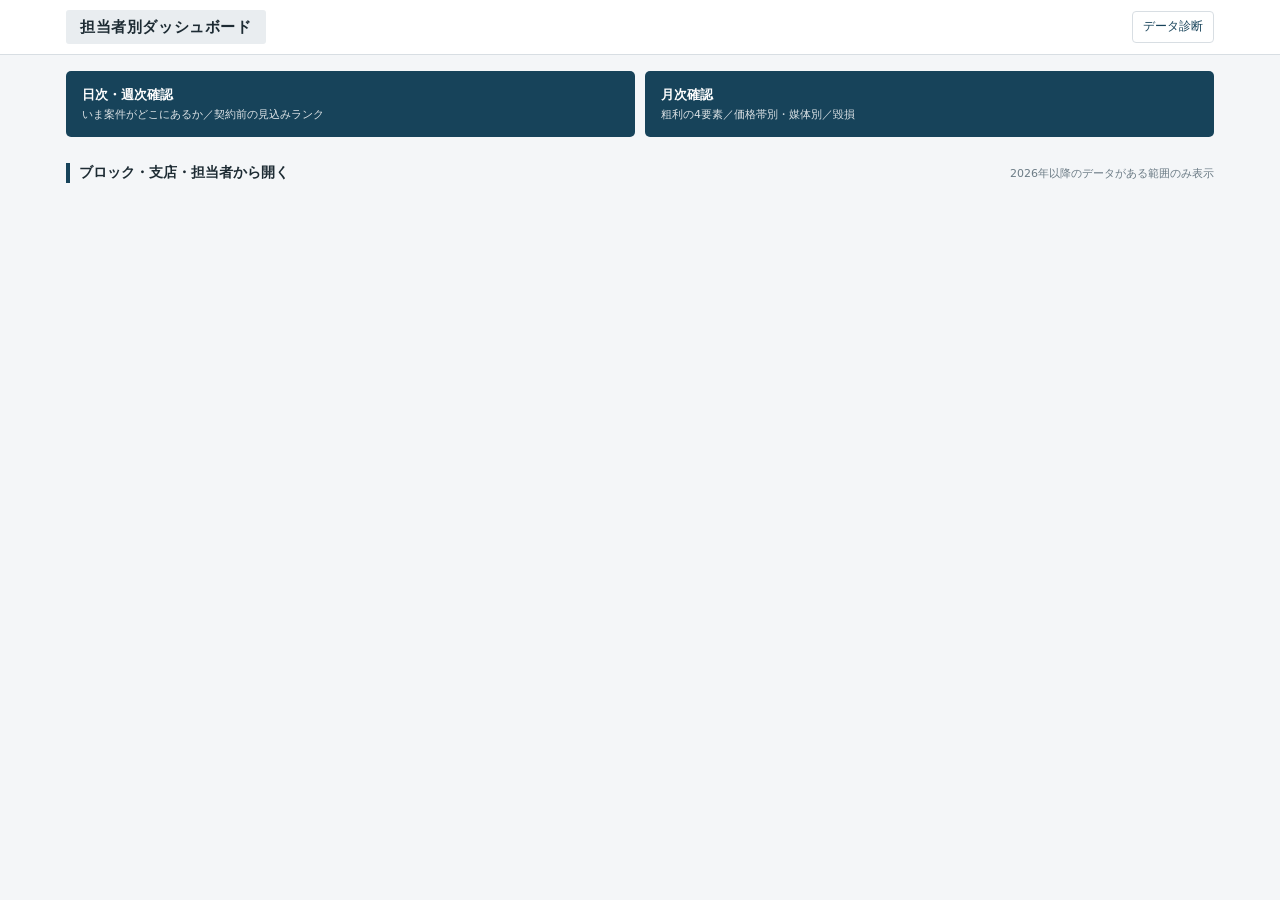
<file: src/index.html>
<!DOCTYPE html>
<html lang="ja">
<head>
<meta charset="UTF-8">
<meta name="viewport" content="width=device-width, initial-scale=1">
<title>担当者別ダッシュボード</title>
<link rel="stylesheet" href="style.css">
<style>
  .blockgrp { margin-bottom: 22px; }
  .blockgrp > h3 { font-size: 13px; margin: 0 0 8px; color: var(--navy);
    border-bottom: 2px solid var(--navy); padding-bottom: 4px; }
  .branch { margin: 0 0 10px 8px; }
  .branch h4 { font-size: 12px; margin: 0 0 5px; color: var(--text); font-weight: 700; }
  .owners { display: flex; flex-wrap: wrap; gap: 5px; }
  .owners a { text-decoration: none; color: var(--text); background: #fff;
    border: 1px solid var(--line); border-radius: 4px; padding: 5px 10px; font-size: 12px; }
  .owners a:hover { border-color: var(--navy); background: #f2f7fa; }
  .owners a b { color: var(--navy); }
  .lead { display: flex; gap: 10px; margin-bottom: 18px; }
  .lead a { flex: 1; text-decoration: none; background: var(--navy); color: #fff;
    border-radius: 5px; padding: 14px 16px; font-weight: 700; }
  .lead a span { display: block; font-size: 11px; font-weight: 400; opacity: .85; }
</style>
</head>
<body>

<div class="topbar"><div class="topbar-inner">
  <span class="title-chip">担当者別ダッシュボード</span>
  <div class="navlinks" style="margin-left:auto"><a href="#" id="diagLink">データ診断</a></div>
</div></div>

<div class="wrap">
  <div id="errorBox" class="err"></div>
  <div id="loading" class="loading">データを読み込んでいます…</div>
  <div id="diagBox" class="card" style="display:none;margin-bottom:16px"></div>

  <div class="lead">
    <a href="weekly.html">日次・週次確認<span>いま案件がどこにあるか／契約前の見込みランク</span></a>
    <a href="monthly.html">月次確認<span>粗利の4要素／価格帯別・媒体別／毀損</span></a>
  </div>

  <h2 class="sec">ブロック・支店・担当者から開く<span class="note" id="scopeNote"></span></h2>
  <div id="list"></div>
</div>

<script src="shared.js"></script>
<script>
(async function () {
  const P = getParams();
  try {
    setLoading(true);
    const deals = await loadDeals('発生案件');
    mountDiagnostics(P);
    document.getElementById('scopeNote').textContent =
      `${CONFIG.minYear}年以降のデータがある範囲のみ表示`;

    const byBlock = groupBy(deals, d => d.block, '（ブロック未入力）');
    const blocks = [...byBlock.keys()].sort((a, b) => a.localeCompare(b, 'ja'));

    document.getElementById('list').innerHTML = blocks.map(bl => {
      const inBlock = byBlock.get(bl);
      const byBranch = groupBy(inBlock, d => d.branch, '（支店未入力）');
      const branches = [...byBranch.keys()].sort((a, b) => a.localeCompare(b, 'ja'));
      const qb = 'block=' + encodeURIComponent(bl);

      return `<div class="blockgrp">
        <h3>${esc(bl)}（${inBlock.length.toLocaleString('ja-JP')}件）
          <a href="weekly.html?${qb}" style="font-size:11px;margin-left:8px">ブロック全体を見る</a></h3>
        ${branches.map(br => {
          const q = qb + '&branch=' + encodeURIComponent(br);
          const owners = uniqueSorted(byBranch.get(br).map(d => d.owner));
          return `<div class="branch">
            <h4>${esc(br)}（${byBranch.get(br).length.toLocaleString('ja-JP')}件）</h4>
            <div class="owners">
              <a href="weekly.html?${q}"><b>支店全体</b></a>
              ${owners.map(o => `<a href="weekly.html?${q}&owner=${encodeURIComponent(o)}">${esc(o)}</a>`).join('')}
            </div></div>`;
        }).join('')}
      </div>`;
    }).join('');
  } catch (e) {
    showError(e.message || String(e));
    mountDiagnostics({ debug: true });
  } finally {
    setLoading(false);
  }
})();
</script>
</body>
</html>
</file>
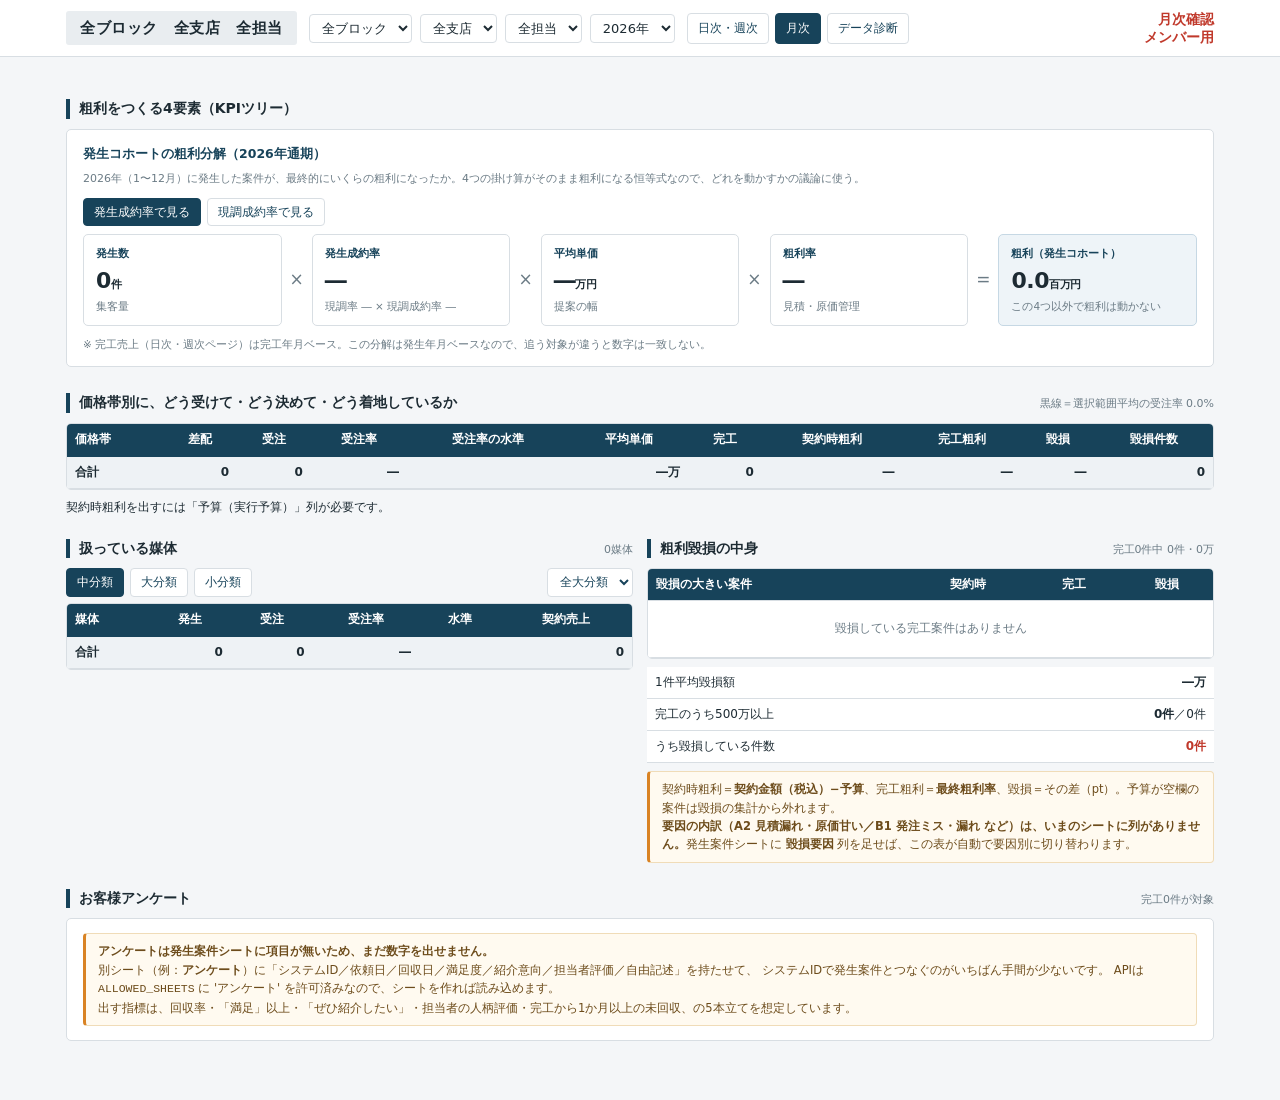
<file: src/monthly.html>
<!DOCTYPE html>
<html lang="ja">
<head>
<meta charset="UTF-8">
<meta name="viewport" content="width=device-width, initial-scale=1">
<title>担当者別ダッシュボード｜月次</title>
<link rel="stylesheet" href="style.css">
<style>
  .tree { display: flex; align-items: stretch; gap: 8px; flex-wrap: wrap; }
  .tree .node { flex: 1 1 150px; background: #fff; border: 1px solid var(--line);
    border-radius: 5px; padding: 10px 12px; min-width: 140px; }
  .tree .node .k { font-size: 11px; color: var(--navy); font-weight: 700; }
  .tree .node .v { font-size: 22px; font-weight: 700; letter-spacing: -.02em; }
  .tree .node .v small { font-size: 11px; font-weight: 700; }
  .tree .node .d { font-size: 10.5px; color: var(--muted); }
  .tree .op { display: flex; align-items: center; font-size: 17px; color: var(--muted); }
  .tree .node.result { background: #eef4f8; border-color: #c6d8e4; }
  .toggle { display: flex; gap: 6px; margin: 0 0 8px auto; }
  .toggle button { font: inherit; font-size: 11.5px; padding: 4px 10px; cursor: pointer;
    border: 1px solid var(--line); background: #fff; border-radius: 4px; color: var(--navy); }
  .toggle button.on { background: var(--navy); color: #fff; border-color: var(--navy); }
</style>
</head>
<body>

<div class="topbar">
  <div class="topbar-inner">
    <span class="title-chip" id="chipTitle">読み込み中</span>
    <div class="selects">
      <select id="blockSelect"></select>
      <select id="branchSelect"></select>
      <select id="ownerSelect"></select>
      <select id="yearSelect"></select>
    </div>
    <div class="navlinks">
      <a href="weekly.html">日次・週次</a>
      <a href="monthly.html" class="active">月次</a>
      <a href="#" id="diagLink">データ診断</a>
    </div>
    <div class="badge-use">月次確認<br>メンバー用</div>
  </div>
</div>

<div class="wrap">
  <div id="errorBox" class="err"></div>
  <div id="loading" class="loading">データを読み込んでいます…</div>
  <div id="diagBox" class="card" style="display:none;margin-bottom:16px"></div>

  <div id="main" style="display:none">

    <!-- 1. 粗利をつくる4要素 -->
    <h2 class="sec">粗利をつくる4要素（KPIツリー）</h2>
    <div class="card">
      <h3 class="sub" id="cohortTitle">発生コホートの粗利分解</h3>
      <p style="font-size:11px;color:var(--muted);margin:0 0 10px" id="cohortDesc"></p>
      <div class="toggle" id="rateToggle">
        <button data-mode="occur" class="on">発生成約率で見る</button>
        <button data-mode="survey">現調成約率で見る</button>
      </div>
      <div class="tree" id="tree"></div>
      <p style="font-size:10.5px;color:var(--muted);margin:10px 0 0">
        ※ 完工売上（日次・週次ページ）は完工年月ベース。この分解は発生年月ベースなので、追う対象が違うと数字は一致しない。</p>
    </div>

    <!-- 2. 価格帯別 -->
    <h2 class="sec">価格帯別に、どう受けて・どう決めて・どう着地しているか
      <span class="note" id="avgNote"></span>
    </h2>
    <div class="tbl-scroll"><table id="bandTable"></table></div>
    <p style="font-size:11.5px;margin:8px 0 0" id="bandComment"></p>

    <!-- 3. 媒体・毀損 -->
    <div class="grid2" style="margin-top:22px">
      <div>
        <h2 class="sec" style="margin-top:0">扱っている媒体<span class="note" id="mediaNote"></span></h2>
        <div class="toggle" id="mediaToggle" style="margin-bottom:6px">
          <button data-level="mediaM" class="on">中分類</button>
          <button data-level="mediaL">大分類</button>
          <button data-level="mediaS">小分類</button>
          <select id="mediaLFilter" style="margin-left:auto;font:inherit;font-size:11.5px;
            padding:4px 8px;border:1px solid var(--line);border-radius:4px;color:var(--navy)"></select>
        </div>
        <div class="tbl-scroll"><table id="mediaTable"></table></div>
        <p style="font-size:11.5px;margin:8px 0 0" id="mediaComment"></p>
      </div>
      <div>
        <h2 class="sec" style="margin-top:0">粗利毀損の中身<span class="note" id="lossNote"></span></h2>
        <div class="tbl-scroll"><table id="lossTable"></table></div>
        <div id="lossSummary" style="margin-top:8px"></div>
        <div class="note-box" id="lossHint"></div>
      </div>
    </div>

    <!-- 4. アンケート -->
    <h2 class="sec">お客様アンケート<span class="note" id="surveyNote"></span></h2>
    <div class="card" id="surveyCard"></div>

  </div>
</div>

<script src="shared.js"></script>
<script>
/* =========================================================
   月次ダッシュボード
   ========================================================= */
let ALL = [], MINE = [], P = null, YEAR = 0;
let RATE_MODE = 'occur';
let MEDIA_LEVEL = 'mediaM';
let MEDIA_L_FILTER = '';  // 媒体大分類フィルタ（空＝全大分類）

(async function init() {
  P = getParams();
  YEAR = P.year;
  try {
    setLoading(true);
    ALL = await loadDeals('発生案件');
    MINE = applyFilter(ALL, P);
    buildSelectors(ALL, P, navigateBySelectors);
    mountDiagnostics(P);
    bindToggles();
    buildMediaFilter();
    render();
    document.getElementById('main').style.display = 'block';
  } catch (e) {
    showError(e.message || String(e));
    mountDiagnostics({ debug: true });
  } finally {
    setLoading(false);
  }
})();

function bindToggles() {
  document.querySelectorAll('#rateToggle button').forEach(b => b.onclick = () => {
    RATE_MODE = b.dataset.mode;
    document.querySelectorAll('#rateToggle button').forEach(x => x.classList.toggle('on', x === b));
    renderTree();
  });
  document.querySelectorAll('#mediaToggle button').forEach(b => b.onclick = () => {
    MEDIA_LEVEL = b.dataset.level;
    document.querySelectorAll('#mediaToggle button').forEach(x => x.classList.toggle('on', x === b));
    renderMedia();
  });
}

/* 媒体大分類フィルタのプルダウンを組み立てる（CONFIG.mediaLOrderの順、データに無いものは付けない） */
function buildMediaFilter() {
  const sel = document.getElementById('mediaLFilter');
  if (!sel) return;
  const present = uniqueSorted(ALL.map(d => d.mediaL));
  const ordered = [...CONFIG.mediaLOrder.filter(k => present.includes(k)),
                   ...present.filter(k => !CONFIG.mediaLOrder.includes(k))];
  sel.innerHTML = '<option value="">全大分類</option>'
    + ordered.map(k => `<option value="${esc(k)}"${k === MEDIA_L_FILTER ? ' selected' : ''}>${esc(k)}</option>`).join('');
  sel.onchange = () => { MEDIA_L_FILTER = sel.value; renderMedia(); };
}

function render() {
  document.getElementById('chipTitle').textContent = filterLabel(P);
  document.title = filterLabel(P) + '｜月次';
  renderTree();
  renderBands();
  renderMedia();
  renderLoss();
  renderSurvey();
}

const cohortOf = deals => deals.filter(d => sameYear(d.inquiry, YEAR) || d.occurYear === YEAR);
const wonOf = list => list.filter(d => !!d.contract && !d.lost);
const profitOf = d => (d.profit !== null ? d.profit : d.plannedProfit);

/* ---------- 1. 4要素 ---------- */
function renderTree() {
  const cohort = cohortOf(MINE);
  const won = wonOf(cohort);
  const surveyed = cohort.filter(d => !!d.survey);

  const amount = sum(won, d => d.amount);
  const profit = sum(won, d => profitOf(d));
  const avg = won.length ? amount / won.length : null;
  const pr  = amount ? profit / amount : null;

  const occurRate  = cohort.length ? won.length / cohort.length : null;
  const surveyRate = cohort.length ? surveyed.length / cohort.length : null;
  const closeRate  = surveyed.length ? won.length / surveyed.length : null;

  document.getElementById('cohortTitle').textContent = `発生コホートの粗利分解（${YEAR}年通期）`;
  document.getElementById('cohortDesc').textContent =
    `${YEAR}年（1〜12月）に発生した案件が、最終的にいくらの粗利になったか。4つの掛け算がそのまま粗利になる恒等式なので、どれを動かすかの議論に使う。`;

  const node = (k, v, d, cls = '') =>
    `<div class="node ${cls}"><div class="k">${k}</div><div class="v">${v}</div><div class="d">${d}</div></div>`;
  const op = s => `<div class="op">${s}</div>`;

  const first = RATE_MODE === 'occur'
    ? node('発生数', `${cohort.length.toLocaleString('ja-JP')}<small>件</small>`, '集客量')
      + op('×') + node('発生成約率', fmtPct(occurRate), `現調率 ${fmtPct(surveyRate)} × 現調成約率 ${fmtPct(closeRate)}`)
    : node('現調数', `${surveyed.length.toLocaleString('ja-JP')}<small>件</small>`, `発生 ${cohort.length}件 × 現調率 ${fmtPct(surveyRate)}`)
      + op('×') + node('現調成約率', fmtPct(closeRate), '提案〜クロージングの質');

  document.getElementById('tree').innerHTML = first
    + op('×') + node('平均単価', `${fmtMan(avg)}<small>万円</small>`, '提案の幅')
    + op('×') + node('粗利率', fmtPct(pr), '見積・原価管理')
    + op('=') + node('粗利（発生コホート）', `${fmtMil(profit)}<small>百万円</small>`, 'この4つ以外で粗利は動かない', 'result');
}

/* ---------- 2. 価格帯別 ---------- */
function renderBands() {
  const cohort = cohortOf(MINE);
  const myAvg = cohort.length ? wonOf(cohort).length / cohort.length : 0;
  document.getElementById('avgNote').textContent =
    `黒線＝${P.owner ? '本人' : '選択範囲'}平均の受注率 ${fmtPct(myAvg)}`;

  const map = groupBy(cohort, d => d.priceBand, '不明');
  const keys = [...CONFIG.priceBandOrder.filter(k => map.has(k)),
                ...[...map.keys()].filter(k => !CONFIG.priceBandOrder.includes(k))];

  const rowFor = (label, list) => {
    const won = wonOf(list);
    const done = list.filter(d => d.isCompleted);
    const winRate = list.length ? won.length / list.length : null;
    const amount = sum(won, d => d.amount);
    const pAmt = sum(won.filter(d => d.plannedRate !== null), d => d.amount);
    const pPrf = sum(won.filter(d => d.plannedRate !== null), d => d.plannedProfit);
    const dAmt = sum(done.filter(d => d.finalRate !== null), d => d.amount);
    const dPrf = sum(done.filter(d => d.finalRate !== null), d => d.profit);
    const planRate = pAmt ? pPrf / pAmt : null;
    const doneRate = dAmt ? dPrf / dAmt : null;
    const bar = winRate === null ? '' : `
      <div class="inbar">
        <i style="width:${Math.min(100, winRate * 100)}%;background:${
          winRate >= 0.5 ? 'var(--green)' : winRate >= 0.4 ? 'var(--orange)' : 'var(--red)'}"></i>
        <span class="avg" style="left:${Math.min(100, myAvg * 100)}%"></span></div>`;
    return { label, list, won, done, winRate, bar,
      avg: won.length ? amount / won.length : null, planRate, doneRate,
      loss: (planRate !== null && doneRate !== null) ? doneRate - planRate : null,
      lossCount: done.filter(d => d.loss !== null && d.loss < 0).length };
  };

  const rows = keys.map(k => rowFor(k, map.get(k)));
  const total = rowFor('合計', cohort);

  const tr = r => `<tr${r.label === '不明' ? ' style="background:#fdf3f2"' : ''}>
        <td class="l"><b>${esc(r.label)}</b></td>
        <td class="num">${r.list.length.toLocaleString('ja-JP')}</td>
        <td class="num">${r.won.length.toLocaleString('ja-JP')}</td>
        <td class="num"><b>${fmtPct(r.winRate)}</b></td>
        <td>${r.bar}</td>
        <td class="num">${fmtMan(r.avg)}万</td>
        <td class="num">${r.done.length.toLocaleString('ja-JP')}</td>
        <td class="num">${fmtPct(r.planRate)}</td>
        <td class="num">${fmtPct(r.doneRate)}</td>
        <td class="num ${r.loss !== null && r.loss < -0.03 ? 'neg' : ''}">${fmtPt(r.loss)}</td>
        <td class="num ${r.lossCount >= 3 ? 'neg' : ''}">${r.lossCount}</td></tr>`;

  document.getElementById('bandTable').innerHTML = `
    <thead><tr>
      <th class="l">価格帯</th><th>差配</th><th>受注</th><th>受注率</th><th>受注率の水準</th>
      <th>平均単価</th><th>完工</th><th>契約時粗利</th><th>完工粗利</th><th>毀損</th><th>毀損件数</th>
    </tr></thead>
    <tbody>${rows.map(tr).join('')}
      <tr class="total"><td class="l">合計</td>
        <td class="num">${total.list.length.toLocaleString('ja-JP')}</td>
        <td class="num">${total.won.length.toLocaleString('ja-JP')}</td>
        <td class="num">${fmtPct(total.winRate)}</td><td>${total.bar}</td>
        <td class="num">${fmtMan(total.avg)}万</td>
        <td class="num">${total.done.length.toLocaleString('ja-JP')}</td>
        <td class="num">${fmtPct(total.planRate)}</td><td class="num">${fmtPct(total.doneRate)}</td>
        <td class="num ${total.loss !== null && total.loss < 0 ? 'neg' : ''}">${fmtPt(total.loss)}</td>
        <td class="num">${total.lossCount}</td></tr>
    </tbody>`;

  const worst = rows.filter(r => r.loss !== null && r.label !== '不明').sort((a, b) => a.loss - b.loss)[0];
  const totalLossCount = rows.reduce((a, r) => a + r.lossCount, 0);
  document.getElementById('bandComment').innerHTML = worst
    ? `毀損がいちばん大きいのは <b>${esc(worst.label)}</b>（${fmtPt(worst.loss)}）。毀損${totalLossCount}件のうち${worst.lossCount}件がこの帯にあります。`
    : '契約時粗利を出すには「予算（実行予算）」列が必要です。';

  document.getElementById('lossHint').innerHTML =
    '契約時粗利＝<b>契約金額（税込）−予算</b>、完工粗利＝<b>最終粗利率</b>、毀損＝その差（pt）。'
    + '予算が空欄の案件は毀損の集計から外れます。';
}

/* ---------- 3. 媒体 ---------- */
function renderMedia() {
  let cohort = cohortOf(MINE);
  if (MEDIA_L_FILTER) cohort = cohort.filter(d => d.mediaL === MEDIA_L_FILTER);
  const myAvg = cohort.length ? wonOf(cohort).length / cohort.length : 0;

  const statOf = list => {
    const won = wonOf(list);
    return { n: list.length, w: won.length,
      rate: list.length ? won.length / list.length : null, amount: sum(won, d => d.amount) };
  };
  const rowHtml = (label, s, cls = '') => `
    <tr class="${cls}"><td class="l">${esc(label)}</td>
      <td class="num">${s.n.toLocaleString('ja-JP')}</td><td class="num">${s.w.toLocaleString('ja-JP')}</td>
      <td class="num"><b>${fmtPct(s.rate)}</b></td>
      <td><div class="inbar"><i style="width:${Math.min(100, (s.rate || 0) * 100)}%;background:${
        s.rate >= 0.5 ? 'var(--green)' : s.rate >= 0.4 ? 'var(--orange)' : 'var(--red)'}"></i>
        <span class="avg" style="left:${Math.min(100, myAvg * 100)}%"></span></div></td>
      <td class="num">${fmtMan(s.amount)}</td></tr>`;

  let bodyHtml, mediaCount, commentRows;

  if (MEDIA_LEVEL === 'mediaM') {
    // デフォルト：大分類（CONFIG.mediaLOrderの順）でグループ化し、その下に中分類を並べる
    const byL = groupBy(cohort, d => d.mediaL, '媒体 未入力');
    const lKeys = [...CONFIG.mediaLOrder.filter(k => byL.has(k)),
                   ...[...byL.keys()].filter(k => !CONFIG.mediaLOrder.includes(k))];
    const flat = [];
    bodyHtml = lKeys.map(lk => {
      const lList = byL.get(lk);
      const byM = groupBy(lList, d => d.mediaM, '（中分類未入力）');
      const mKeys = [...byM.keys()].sort((a, b) => byM.get(b).length - byM.get(a).length);
      const mRows = mKeys.map(mk => {
        const s = statOf(byM.get(mk));
        flat.push({ k: mk, ...s });
        return rowHtml('　' + mk, s);
      }).join('');
      return rowHtml(lk, statOf(lList), 'accent') + mRows;
    }).join('');
    mediaCount = lKeys.length;
    commentRows = flat;
  } else {
    const map = groupBy(cohort, d => d[MEDIA_LEVEL], '媒体 未入力');
    const rows = [...map.entries()].map(([k, list]) => ({ k, ...statOf(list) })).sort((a, b) => b.n - a.n);
    bodyHtml = rows.slice(0, 15).map(r => rowHtml(r.k, r)).join('') || '<tr><td colspan="6" class="empty">データなし</td></tr>';
    mediaCount = rows.length;
    commentRows = rows;
  }

  const totalWon = wonOf(cohort);
  const totalAmt = sum(totalWon, d => d.amount);

  document.getElementById('mediaTable').innerHTML = `
    <thead><tr><th class="l">媒体</th><th>発生</th><th>受注</th><th>受注率</th><th>水準</th><th>契約売上</th></tr></thead>
    <tbody>${bodyHtml}
      <tr class="total"><td class="l">合計</td><td class="num">${cohort.length.toLocaleString('ja-JP')}</td>
        <td class="num">${totalWon.length.toLocaleString('ja-JP')}</td>
        <td class="num">${fmtPct(cohort.length ? totalWon.length / cohort.length : null)}</td>
        <td></td><td class="num">${fmtMan(totalAmt)}</td></tr>
    </tbody>`;

  document.getElementById('mediaNote').textContent = MEDIA_L_FILTER
    ? `${MEDIA_L_FILTER}のみ表示`
    : `${mediaCount}媒体`;
  const top2 = [...commentRows].sort((a, b) => b.amount - a.amount).slice(0, 2);
  const share = totalAmt ? top2.reduce((a, r) => a + r.amount, 0) / totalAmt : null;
  document.getElementById('mediaComment').innerHTML = top2.length === 2
    ? `上位2媒体（${esc(top2[0].k)}・${esc(top2[1].k)}）で契約売上の <b>${fmtPct(share, 0)}</b> を占めています。`
    : '';
}

/* ---------- 4. 粗利毀損の中身 ---------- */
function renderLoss() {
  const done = MINE.filter(d => d.completeYear === YEAR);
  const lossDeals = done.filter(d => d.lossYen !== null && d.lossYen < 0);
  const lossTotal = Math.abs(sum(lossDeals, d => d.lossYen));
  document.getElementById('lossNote').textContent =
    `完工${done.length}件中 ${lossDeals.length}件・${fmtMan(lossTotal)}万`;

  const hasReason = MINE.some(d => d.lossReason);
  let inner;
  if (hasReason) {
    const map = groupBy(lossDeals, d => d.lossReason, '要因 未入力');
    const rows = [...map.entries()]
      .map(([k, list]) => ({ k, n: list.length, yen: Math.abs(sum(list, d => d.lossYen)) }))
      .sort((a, b) => b.yen - a.yen);
    const max = rows[0] ? rows[0].yen : 1;
    inner = `<thead><tr><th class="l">要因</th><th>件数</th><th>毀損額</th><th>構成</th></tr></thead>
      <tbody>${rows.map(r => `<tr><td class="l">${esc(r.k)}</td><td class="num">${r.n}</td>
        <td class="num">${fmtMan(r.yen)}万</td>
        <td><div class="inbar"><i style="width:${(r.yen / max) * 100}%;background:var(--red)"></i></div></td></tr>`).join('')}
      </tbody>`;
  } else {
    const top = [...lossDeals].sort((a, b) => a.lossYen - b.lossYen).slice(0, 6);
    inner = `<thead><tr><th class="l">毀損の大きい案件</th><th>契約時</th><th>完工</th><th>毀損</th></tr></thead>
      <tbody>${top.length ? top.map(d => `<tr>
        <td class="l">${esc(d.name || '(案件名なし)')}</td>
        <td class="num">${fmtPct(d.plannedRate)}</td><td class="num">${fmtPct(d.finalRate)}</td>
        <td class="num neg">${fmtMan(Math.abs(d.lossYen))}万</td></tr>`).join('')
        : '<tr><td colspan="4" class="empty">毀損している完工案件はありません</td></tr>'}</tbody>`;
  }
  document.getElementById('lossTable').innerHTML = inner;

  const big = done.filter(d => (d.amount || 0) >= 5000000);
  document.getElementById('lossSummary').innerHTML = `
    <table><tbody>
      <tr><td class="l">1件平均毀損額</td><td class="num"><b>${lossDeals.length ? fmtMan1(lossTotal / lossDeals.length) : '―'}万</b></td></tr>
      <tr><td class="l">完工のうち500万以上</td><td class="num"><b>${big.length}件</b>／${done.length}件</td></tr>
      <tr><td class="l">うち毀損している件数</td><td class="num"><b class="neg">${big.filter(d => d.lossYen !== null && d.lossYen < 0).length}件</b></td></tr>
    </tbody></table>`;

  if (!hasReason) {
    document.getElementById('lossHint').innerHTML +=
      '<br><b>要因の内訳（A2 見積漏れ・原価甘い／B1 発注ミス・漏れ など）は、いまのシートに列がありません。</b>'
      + '発生案件シートに <b>毀損要因</b> 列を足せば、この表が自動で要因別に切り替わります。';
  }
}

/* ---------- 5. アンケート ---------- */
function renderSurvey() {
  const done = MINE.filter(d => d.completeYear === YEAR);
  document.getElementById('surveyNote').textContent = `完工${done.length}件が対象`;
  document.getElementById('surveyCard').innerHTML = `
    <div class="note-box" style="margin:0">
      <b>アンケートは発生案件シートに項目が無いため、まだ数字を出せません。</b><br>
      別シート（例：<b>アンケート</b>）に「システムID／依頼日／回収日／満足度／紹介意向／担当者評価／自由記述」を持たせて、
      システムIDで発生案件とつなぐのがいちばん手間が少ないです。
      APIは <code>ALLOWED_SHEETS</code> に 'アンケート' を許可済みなので、シートを作れば読み込めます。<br>
      出す指標は、回収率・「満足」以上・「ぜひ紹介したい」・担当者の人柄評価・完工から1か月以上の未回収、の5本立てを想定しています。
    </div>`;
}
</script>
</body>
</html>
</file>
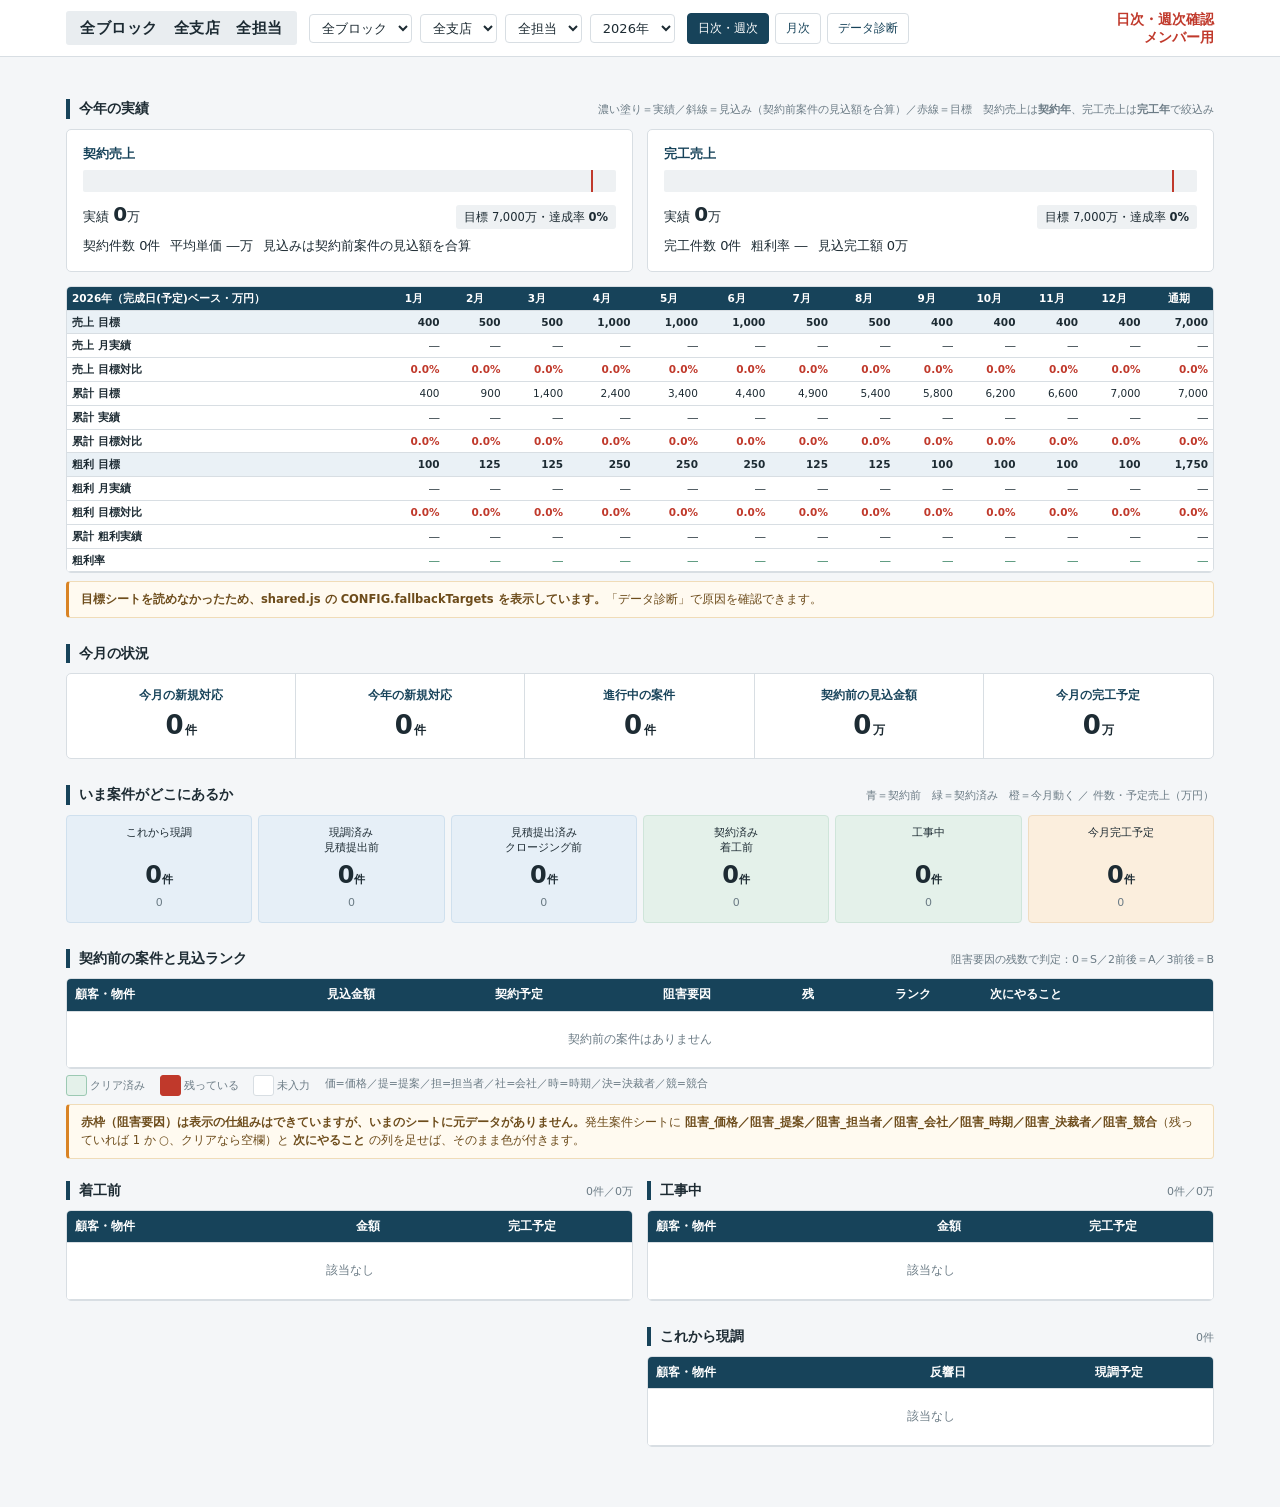
<file: src/weekly.html>
<!DOCTYPE html>
<html lang="ja">
<head>
<meta charset="UTF-8">
<meta name="viewport" content="width=device-width, initial-scale=1">
<title>担当者別ダッシュボード｜日次・週次</title>
<link rel="stylesheet" href="style.css">
</head>
<body>

<div class="topbar">
  <div class="topbar-inner">
    <span class="title-chip" id="chipTitle">読み込み中</span>
    <div class="selects">
      <select id="blockSelect"></select>
      <select id="branchSelect"></select>
      <select id="ownerSelect"></select>
      <select id="yearSelect"></select>
    </div>
    <div class="navlinks">
      <a href="weekly.html" class="active">日次・週次</a>
      <a href="monthly.html">月次</a>
      <a href="#" id="diagLink">データ診断</a>
    </div>
    <div class="badge-use">日次・週次確認<br>メンバー用</div>
  </div>
</div>

<div class="wrap">
  <div id="errorBox" class="err"></div>
  <div id="loading" class="loading">データを読み込んでいます…</div>
  <div id="diagBox" class="card" style="display:none;margin-bottom:16px"></div>

  <div id="main" style="display:none">

    <!-- 1. 今年の実績 -->
    <h2 class="sec">今年の実績
      <span class="note">濃い塗り＝実績／斜線＝見込み（契約前案件の見込額を合算）／赤線＝目標　契約売上は<b>契約年</b>、完工売上は<b>完工年</b>で絞込み</span>
    </h2>
    <div class="grid2">
      <div class="card">
        <h3 class="sub">契約売上</h3>
        <div class="perf" id="perfContract"></div>
      </div>
      <div class="card">
        <h3 class="sub">完工売上</h3>
        <div class="perf" id="perfComplete"></div>
      </div>
    </div>

    <!-- 2. 月次推移 -->
    <div class="tbl-scroll" style="margin-top:14px">
      <table class="mini" id="monthTable"></table>
    </div>
    <div class="note-box" id="targetNote"></div>

    <!-- 3. 今月の状況 -->
    <h2 class="sec">今月の状況</h2>
    <div class="kpi-row" id="kpiRow"></div>

    <!-- 4. いま案件がどこにあるか -->
    <h2 class="sec">いま案件がどこにあるか
      <span class="note">青＝契約前　緑＝契約済み　橙＝今月動く ／ 件数・予定売上（万円）</span>
    </h2>
    <div class="funnel" id="funnel"></div>

    <!-- 5. 契約前の案件と見込ランク -->
    <h2 class="sec">契約前の案件と見込ランク
      <span class="note">阻害要因の残数で判定：0＝S／2前後＝A／3前後＝B</span>
    </h2>
    <div class="tbl-scroll">
      <table id="preContractTable"></table>
    </div>
    <div class="legend">
      <span><span class="chip clear" style="display:inline-block">　</span> クリア済み</span>
      <span><span class="chip left" style="display:inline-block">　</span> 残っている</span>
      <span><span class="chip none" style="display:inline-block">　</span> 未入力</span>
      <span>価=価格／提=提案／担=担当者／社=会社／時=時期／決=決裁者／競=競合</span>
    </div>
    <div class="note-box" id="blockerNote"></div>

    <!-- 6. 着工前／工事中／これから現調 -->
    <div class="grid2" style="margin-top:22px">
      <div>
        <h2 class="sec" style="margin-top:0">着工前<span class="note" id="beforeStartNote"></span></h2>
        <div class="tbl-scroll"><table id="beforeStartTable"></table></div>
      </div>
      <div>
        <h2 class="sec" style="margin-top:0">工事中<span class="note" id="inWorkNote"></span></h2>
        <div class="tbl-scroll"><table id="inWorkTable"></table></div>

        <h2 class="sec">これから現調<span class="note" id="preSurveyNote"></span></h2>
        <div class="tbl-scroll"><table id="preSurveyTable"></table></div>
      </div>
    </div>

  </div>
</div>

<script src="shared.js"></script>
<script>
/* =========================================================
   日次・週次ダッシュボード
   ========================================================= */
let ALL = [], MINE = [], TARGET_ROWS = null, TGT = null;
let P = null, YEAR = 0;
let FORECAST_COMPLETE = 0;  // 見込完工額（renderPerformanceで算出し、renderKpiでも使う）
const NOW = today();

/* 完工した案件の粗利（最終粗利が無ければ契約時粗利を使う） */
const profitOf = d => (d.profit !== null ? d.profit : d.plannedProfit);

(async function init() {
  P = getParams();
  YEAR = P.year;
  try {
    setLoading(true);
    const [deals, targets] = await Promise.all([loadDeals('発生案件'), loadTargets()]);
    ALL = deals;
    TARGET_ROWS = targets;
    MINE = applyFilter(ALL, P);
    TGT = targetsFrom(TARGET_ROWS, P, YEAR);
    buildSelectors(ALL, P, navigateBySelectors);
    mountDiagnostics(P);
    render();
    document.getElementById('main').style.display = 'block';
  } catch (e) {
    showError(e.message || String(e));
    mountDiagnostics({ debug: true });
  } finally {
    setLoading(false);
  }
})();

function render() {
  document.getElementById('chipTitle').textContent = filterLabel(P);
  document.title = filterLabel(P) + '｜日次・週次';
  renderPerformance();
  renderMonthTable();
  renderKpi();
  renderFunnel();
  renderPreContract();
  renderLists();
}

/* ---------- 1. 今年の実績 ---------- */
function renderPerformance() {
  const yearSalesTarget = TGT.sales.reduce((a, b) => a + b, 0);

  // 契約売上（実績＝「契約年」列がその年のものを合算。他の絞り込み条件は問わない）
  const contracted = MINE.filter(d => d.contractYear === YEAR);
  const cAmount = sum(contracted, d => d.amount);
  const cCount  = sum(contracted, d => d.cntContract);
  const open = MINE.filter(d => !d.lost && !d.contract);
  drawPerf('perfContract', {
    actual: cAmount,
    forecast: cAmount + sum(open, d => d.forecastAmt),
    target: yearSalesTarget * CONFIG.contractTargetRatio,
    lines: [`契約件数 ${cCount.toLocaleString('ja-JP')}件`,
            `平均単価 ${cCount ? fmtMan(cAmount / cCount) : '―'}万`,
            `見込みは契約前案件の見込額を合算`]
  });

  // 完工売上（実績＝「完工年」列がその年のものを合算。他の絞り込み条件は問わない）
  const done    = MINE.filter(d => d.completeYear === YEAR);
  const dAmount = sum(done, d => d.amount);
  const dCount  = sum(done, d => d.cntContract);
  const dProfit = sum(done, d => profitOf(d));
  FORECAST_COMPLETE = sum(done, d => d.forecastAmt);
  drawPerf('perfComplete', {
    actual: dAmount,
    forecast: dAmount,
    target: yearSalesTarget,
    lines: [`完工件数 ${dCount.toLocaleString('ja-JP')}件`,
            `粗利率 ${dAmount ? fmtPct(dProfit / dAmount) : '―'}`,
            `見込完工額 ${fmtMan(FORECAST_COMPLETE)}万`]
  });
}

function drawPerf(id, { actual, forecast, target, lines }) {
  const max = Math.max(actual, forecast, target) * 1.05 || 1;
  const pct = v => Math.min(100, (v / max) * 100);
  const r = target ? actual / target : null;
  document.getElementById(id).innerHTML = `
    <div class="bar">
      <div class="fill" style="width:${pct(actual)}%"></div>
      <div class="fc" style="left:${pct(actual)}%;width:${Math.max(0, pct(forecast) - pct(actual))}%"></div>
      <div class="goal" style="left:${pct(target)}%"></div>
    </div>
    <div class="perf-nums">
      <span>実績 <span class="big">${fmtMan(actual)}</span>万</span>
      ${forecast > actual ? `<span class="muted">／ 見込 ${fmtMan(forecast)}万</span>` : ''}
      <span class="pill" style="margin-left:auto">目標 ${fmtMan(target)}万・達成率
        <b>${r === null ? '―' : fmtPct(r, 0)}</b></span>
    </div>
    <div class="perf-nums muted">${lines.map(t => `<span>${esc(t)}</span>`).join('')}</div>`;
}

/* ---------- 2. 月次推移（完工年ベース） ---------- */
function renderMonthTable() {
  const cur = monthlyBuckets(), prev = monthlyBuckets();
  const showPrev = (YEAR - 1) >= CONFIG.minYear;

  MINE.forEach(d => {
    // 月の内訳は「完工月」列を優先し、無ければ完工基準日から拾う
    const m = d.completeMonth ? d.completeMonth - 1 : (d.completeBase ? d.completeBase.getMonth() : null);
    if (m === null || m < 0 || m > 11) return;
    if (d.completeYear === YEAR) {
      cur[m].amount += d.amount || 0; cur[m].profit += profitOf(d) || 0; cur[m].count++;
    }
    if (showPrev && d.completeYear === YEAR - 1) {
      prev[m].amount += d.amount || 0;
    }
  });

  const months = [...Array(12).keys()];
  const cum = arr => { let s = 0; return arr.map(v => (s += v)); };
  const sT = TGT.sales, pT = TGT.profit;
  const sA = cur.map(b => b.amount), pA = cur.map(b => b.profit);
  const sP = prev.map(b => b.amount);
  const total = a => a.reduce((x, y) => x + y, 0);
  const ratio = (a, b) => b ? a / b : null;

  const cNum = v => `<td class="num">${v === null || v === 0 ? '―' : fmtMan(v)}</td>`;
  const cPct = v => `<td class="num ${v !== null && v < 1 ? 'neg' : 'pos'}">${v === null ? '―' : fmtPct(v, 1)}</td>`;
  const row = (label, cells, cls = '') => `<tr class="${cls}"><td class="rowlabel">${label}</td>${cells.join('')}</tr>`;

  const sACum = cum(sA), sTCum = cum(sT), pACum = cum(pA);

  const prevRows = showPrev ? `
    ${row('売上 前年実績', [...sP.map(cNum), cNum(total(sP))])}
    ${row('売上 前年対比', [...months.map(i => cPct(ratio(sA[i], sP[i]))), cPct(ratio(total(sA), total(sP)))])}` : '';

  document.getElementById('monthTable').innerHTML = `
    <thead><tr><th class="l">${YEAR}年（完成日(予定)ベース・万円）</th>
      ${months.map(i => `<th>${i + 1}月</th>`).join('')}<th>通期</th></tr></thead>
    <tbody>
      ${row('売上 目標',     [...sT.map(cNum), cNum(total(sT))], 'accent')}
      ${row('売上 月実績',   [...sA.map(cNum), cNum(total(sA))])}
      ${row('売上 目標対比', [...months.map(i => cPct(ratio(sA[i], sT[i]))), cPct(ratio(total(sA), total(sT)))])}
      ${prevRows}
      ${row('累計 目標',     [...sTCum.map(cNum), cNum(total(sT))])}
      ${row('累計 実績',     [...months.map(i => cNum(sACum[i])), cNum(total(sA))])}
      ${row('累計 目標対比', [...months.map(i => cPct(ratio(sACum[i], sTCum[i]))), cPct(ratio(total(sA), total(sT)))])}
      ${row('粗利 目標',     [...pT.map(cNum), cNum(total(pT))], 'accent')}
      ${row('粗利 月実績',   [...pA.map(cNum), cNum(total(pA))])}
      ${row('粗利 目標対比', [...months.map(i => cPct(ratio(pA[i], pT[i]))), cPct(ratio(total(pA), total(pT)))])}
      ${row('累計 粗利実績', [...months.map(i => cNum(pACum[i])), cNum(total(pA))])}
      ${row('粗利率',        [...months.map(i => cPct(ratio(pA[i], sA[i]))), cPct(ratio(total(pA), total(sA)))])}
    </tbody>`;

  const note = document.getElementById('targetNote');
  if (TGT.source === 'sheet') {
    note.innerHTML = `目標は「${esc(CONFIG.targetSheet)}」シートの ${TGT.rows} 行を合計しています`
      + `（${esc(filterLabel(P))}／${YEAR}年度）。`
      + `担当者の行がある場合は担当者行だけを、無ければ支店の行を使います。`;
  } else if (TGT.source === 'empty') {
    note.innerHTML = `<b>「${esc(CONFIG.targetSheet)}」シートに、いまの絞り込み（${esc(filterLabel(P))}／${YEAR}年度）に合う行がありません。</b>`
      + `目標シートの「ブロック名・支店名・担当者」の表記が発生案件シートと一致しているか確認してください。`;
  } else {
    note.innerHTML = `<b>目標シートを読めなかったため、shared.js の CONFIG.fallbackTargets を表示しています。</b>`
      + `「データ診断」で原因を確認できます。`;
  }
}

/* ---------- 3. 今月の状況 ---------- */
function renderKpi() {
  const newMonth = MINE.filter(d => sameMonth(d.inquiry, NOW)).length;
  const newYear  = MINE.filter(d => sameYear(d.inquiry, YEAR)).length;
  const active   = MINE.filter(d => !d.lost && !d.isCompleted);
  const thisMonth = MINE.filter(d => d.contract && !d.lost && sameMonth(d.completeBase, NOW));

  const kpis = [
    { label: '今月の新規対応',   value: newMonth.toLocaleString('ja-JP'), unit: '件' },
    { label: '今年の新規対応',   value: newYear.toLocaleString('ja-JP'),  unit: '件' },
    { label: '進行中の案件',     value: active.length.toLocaleString('ja-JP'), unit: '件' },
    { label: '契約前の見込金額', value: fmtMan(FORECAST_COMPLETE), unit: '万' },
    { label: '今月の完工予定',   value: fmtMan(sum(thisMonth, d => d.amount)), unit: '万' }
  ];
  document.getElementById('kpiRow').innerHTML = kpis.map(k =>
    `<div class="kpi"><div class="label">${k.label}</div>
      <div class="value">${k.value}<small>${k.unit}</small></div></div>`).join('');
}

/* ---------- 4. いま案件がどこにあるか ---------- */
function renderFunnel() {
  const active = MINE.filter(d => !d.lost);
  const by = s => active.filter(d => d.status === s);
  const thisMonth = active.filter(d => d.contract && sameMonth(d.completeBase, NOW));

  const boxes = [
    { key: 'preSurvey',   cls: 'blue',   list: by(STATUS.PRE_SURVEY) },
    { key: 'surveyed',    cls: 'blue',   list: by(STATUS.SURVEYED) },
    { key: 'quoted',      cls: 'blue',   list: by(STATUS.QUOTED) },
    { key: 'beforeStart', cls: 'green',  list: by(STATUS.BEFORE_START) },
    { key: 'inWork',      cls: 'green',  list: by(STATUS.IN_WORK) },
    { key: 'thisMonth',   cls: 'orange', list: thisMonth, label: '今月完工予定' }
  ];
  document.getElementById('funnel').innerHTML = boxes.map(b =>
    `<div class="fn ${b.cls}">
      <div class="t">${b.label || STATUS_LABEL[b.key]}</div>
      <div class="n">${b.list.length.toLocaleString('ja-JP')}<small>件</small></div>
      <div class="m">${fmtMan(sum(b.list, d => d.amount))}</div>
    </div>`).join('');
}

/* ---------- 5. 契約前の案件と見込ランク ---------- */
function renderPreContract() {
  const MAX = 100;
  const all = MINE.filter(d => !d.lost && !d.contract)
    .sort((a, b) => (a.plan ? a.plan.getTime() : Infinity) - (b.plan ? b.plan.getTime() : Infinity));
  const list = all.slice(0, MAX);

  const body = list.length ? list.map(d => {
    const r = d.rankEff;
    return `<tr>
      <td class="l"><b>${esc(d.name || '(案件名なし)')}</b><br>
        <span style="color:var(--muted);font-size:11px">${esc([d.mediaM || d.mediaL, d.branch, d.owner].filter(Boolean).join('／'))}</span></td>
      <td class="num">${fmtMan(d.forecastAmt)}万</td>
      <td class="c">${d.plan ? fmtM(d.plan) : (d.planMonth ? d.planMonth + '月' : '未定')}</td>
      <td><div class="chips">${d.blockers.map(b =>
        `<span class="chip ${!d.blockerKnown ? 'none' : (b.remaining ? 'left' : 'clear')}" title="${b.full}">${b.label}</span>`).join('')}</div></td>
      <td class="c">${d.blockerKnown ? d.blockerLeft : '―'}</td>
      <td class="c"><span class="rank ${r || 'none'}">${r || '―'}</span></td>
      <td class="l">${esc(d.nextAction) || '<span style="color:var(--muted)">―</span>'}</td>
    </tr>`;
  }).join('') : `<tr><td colspan="7" class="empty">契約前の案件はありません</td></tr>`;

  document.getElementById('preContractTable').innerHTML = `
    <thead><tr><th class="l">顧客・物件</th><th>見込金額</th><th>契約予定</th>
      <th>阻害要因</th><th>残</th><th>ランク</th><th class="l">次にやること</th></tr></thead>
    <tbody>${body}${all.length > MAX
      ? `<tr><td colspan="7" class="empty">ほか ${all.length - MAX} 件（契約予定日の早い順に${MAX}件まで表示）</td></tr>` : ''}</tbody>`;

  const hasBlocker = MINE.some(d => d.blockerKnown);
  document.getElementById('blockerNote').innerHTML = hasBlocker
    ? '阻害要因はシートの「阻害_価格」などの列から読んでいます。'
    : '<b>赤枠（阻害要因）は表示の仕組みはできていますが、いまのシートに元データがありません。</b>'
      + '発生案件シートに <b>阻害_価格／阻害_提案／阻害_担当者／阻害_会社／阻害_時期／阻害_決裁者／阻害_競合</b>'
      + '（残っていれば 1 か ○、クリアなら空欄）と <b>次にやること</b> の列を足せば、そのまま色が付きます。';
}

/* ---------- 6. 着工前／工事中／これから現調 ---------- */
function renderLists() {
  const MAX = 50;
  const active = MINE.filter(d => !d.lost);
  const table = (id, noteId, list, cols, rowFn) => {
    const shown = list.slice(0, MAX);
    document.getElementById(id).innerHTML =
      `<thead><tr>${cols.map(c => `<th class="${c.cls || ''}">${c.head}</th>`).join('')}</tr></thead>`
      + `<tbody>${shown.length ? shown.map(rowFn).join('')
          : `<tr><td colspan="${cols.length}" class="empty">該当なし</td></tr>`}
        ${list.length > MAX ? `<tr><td colspan="${cols.length}" class="empty">ほか ${list.length - MAX} 件</td></tr>` : ''}</tbody>`;
    if (noteId) document.getElementById(noteId).textContent =
      `${list.length}件／${fmtMan(sum(list, d => d.amount))}万`;
  };
  const nameCell = d => `<td class="l"><b>${esc(d.name || '(案件名なし)')}</b><br>
    <span style="color:var(--muted);font-size:11px">${esc([d.mediaM || d.mediaL, d.branch].filter(Boolean).join('／'))}</span></td>`;

  const bs = active.filter(d => d.status === STATUS.BEFORE_START);
  table('beforeStartTable', 'beforeStartNote', bs,
    [{ head: '顧客・物件', cls: 'l' }, { head: '金額' }, { head: '完工予定' }],
    d => `<tr>${nameCell(d)}<td class="num">${fmtMan(d.amount)}万</td><td class="c">${fmtM(d.completeBase)}</td></tr>`);

  const iw = active.filter(d => d.status === STATUS.IN_WORK);
  table('inWorkTable', 'inWorkNote', iw,
    [{ head: '顧客・物件', cls: 'l' }, { head: '金額' }, { head: '完工予定' }],
    d => `<tr>${nameCell(d)}<td class="num">${fmtMan(d.amount)}万</td>
      <td class="c ${sameMonth(d.completeBase, NOW) ? 'pos' : ''}"><b>${fmtM(d.completeBase)}</b></td></tr>`);

  const ps = active.filter(d => d.status === STATUS.PRE_SURVEY)
    .sort((a, b) => (b.inquiry ? b.inquiry.getTime() : 0) - (a.inquiry ? a.inquiry.getTime() : 0));
  table('preSurveyTable', null, ps,
    [{ head: '顧客・物件', cls: 'l' }, { head: '反響日' }, { head: '現調予定' }],
    d => `<tr>${nameCell(d)}<td class="c">${fmtMD(d.inquiry)}</td>
      <td class="c">${d.survey ? fmtMD(d.survey) : '<b style="color:var(--orange)">日程調整中</b>'}</td></tr>`);
  document.getElementById('preSurveyNote').textContent = `${ps.length}件`;
}
</script>
</body>
</html>
</file>
<file: src/style.css>
/* =========================================================
   共通スタイル（PDFの配色に合わせている）
   ========================================================= */
:root {
  --navy:    #17435a;
  --navy-d:  #0f2f41;
  --line:    #d8dee3;
  --bg:      #f4f6f8;
  --text:    #1d2b33;
  --muted:   #6b7b85;
  --green:   #2e7d5b;
  --green-l: #e4f1ea;
  --orange:  #d98324;
  --orange-l:#fbeedd;
  --blue:    #2f6fa8;
  --blue-l:  #e6eff7;
  --red:     #c0392b;
  --red-l:   #fbeae8;
  --gray-l:  #eef1f3;
}

* { box-sizing: border-box; }

body {
  margin: 0;
  background: var(--bg);
  color: var(--text);
  font-family: "Hiragino Kaku Gothic ProN", "Hiragino Sans", "Yu Gothic",
               "Meiryo", "Noto Sans JP", system-ui, sans-serif;
  font-size: 13px;
  line-height: 1.6;
  -webkit-font-smoothing: antialiased;
}

.wrap { max-width: 1180px; margin: 0 auto; padding: 16px 16px 60px; }

/* ---- ヘッダー ---- */
.topbar {
  background: #fff; border-bottom: 1px solid var(--line);
  position: sticky; top: 0; z-index: 20;
}
.topbar-inner {
  max-width: 1180px; margin: 0 auto; padding: 10px 16px;
  display: flex; align-items: center; gap: 12px; flex-wrap: wrap;
}
.title-chip {
  background: #e9edf0; padding: 5px 14px; border-radius: 3px;
  font-weight: 700; font-size: 15px; letter-spacing: .04em;
}
.badge-use {
  margin-left: auto; color: var(--red); font-weight: 700;
  font-size: 14px; text-align: right; line-height: 1.3;
}
.selects { display: flex; gap: 8px; align-items: center; }
select {
  font: inherit; padding: 5px 8px; border: 1px solid var(--line);
  border-radius: 4px; background: #fff; color: var(--text);
}
.navlinks { display: flex; gap: 6px; }
.navlinks a {
  font-size: 12px; text-decoration: none; color: var(--navy);
  border: 1px solid var(--line); background: #fff;
  padding: 5px 10px; border-radius: 4px;
}
.navlinks a.active { background: var(--navy); color: #fff; border-color: var(--navy); }

/* ---- セクション見出し ---- */
h2.sec {
  font-size: 14px; margin: 26px 0 10px; padding-left: 9px;
  border-left: 4px solid var(--navy); line-height: 1.4;
  display: flex; align-items: baseline; gap: 10px;
}
h2.sec .note { font-size: 11px; color: var(--muted); font-weight: 400; margin-left: auto; }
h3.sub { font-size: 12.5px; color: var(--navy); margin: 0 0 6px; font-weight: 700; }

.card {
  background: #fff; border: 1px solid var(--line); border-radius: 5px;
  padding: 14px 16px;
}
.grid2 { display: grid; grid-template-columns: 1fr 1fr; gap: 14px; }
.grid3 { display: grid; grid-template-columns: repeat(3, 1fr); gap: 14px; }

/* ---- KPIカード ---- */
.kpi-row {
  display: grid; grid-template-columns: repeat(5, 1fr);
  background: #fff; border: 1px solid var(--line); border-radius: 5px; overflow: hidden;
}
.kpi {
  padding: 12px 10px; text-align: center; border-right: 1px solid var(--line);
}
.kpi:last-child { border-right: 0; }
.kpi .label { font-size: 11.5px; color: var(--navy); font-weight: 700; }
.kpi .value { font-size: 26px; font-weight: 700; letter-spacing: -.02em; }
.kpi .value small { font-size: 12px; font-weight: 700; margin-left: 2px; }
.kpi .sub { font-size: 11px; color: var(--muted); }

/* ---- 実績バー ---- */
.perf { display: flex; flex-direction: column; gap: 6px; }
.bar {
  position: relative; height: 22px; background: var(--gray-l);
  border-radius: 2px; overflow: hidden;
}
.bar .fill { position: absolute; left: 0; top: 0; bottom: 0; background: var(--navy); }
.bar .fc   { position: absolute; top: 0; bottom: 0; background-size: 8px 8px;
  background-image: repeating-linear-gradient(45deg, #9fb6c4 0 3px, #cfdbe3 3px 8px); }
.bar .goal { position: absolute; top: -2px; bottom: -2px; width: 2px; background: var(--red); }
.perf-nums { display: flex; align-items: baseline; gap: 10px; flex-wrap: wrap; }
.perf-nums .big { font-size: 20px; font-weight: 700; }
.perf-nums .muted { color: var(--muted); font-size: 11.5px; }
.pill {
  background: var(--gray-l); border-radius: 3px; padding: 3px 8px; font-size: 11.5px;
}

/* ---- 表 ---- */
table { width: 100%; border-collapse: collapse; font-size: 12px; background: #fff; }
th, td { padding: 6px 8px; border-bottom: 1px solid var(--line); text-align: right; }
th { background: var(--navy); color: #fff; font-weight: 700; text-align: center; white-space: nowrap; }
td.l, th.l { text-align: left; }
td.c, th.c { text-align: center; }
tr.total td { font-weight: 700; background: #eef2f5; border-top: 2px solid var(--navy); }
tbody tr:hover td { background: #f7fafc; }
.num { font-variant-numeric: tabular-nums; }
.neg { color: var(--red); font-weight: 700; }
.pos { color: var(--green); }
.tbl-scroll { overflow-x: auto; border: 1px solid var(--line); border-radius: 5px; background: #fff; }

/* 月次テーブル（小さめ） */
.mini { font-size: 10.5px; }
.mini th, .mini td { padding: 3px 5px; white-space: nowrap; }
.mini th.l, .mini td.l { position: sticky; left: 0; z-index: 1; }
.mini td.rowlabel { background: #fff; font-weight: 600; text-align: left; }
.mini tr.accent td { background: #eaf1f6; font-weight: 700; }

/* ---- ファネル ---- */
.funnel { display: grid; grid-template-columns: repeat(6, 1fr); gap: 6px; }
.fn {
  border-radius: 4px; padding: 10px 6px; text-align: center; border: 1px solid transparent;
}
.fn .t { font-size: 11px; line-height: 1.35; min-height: 30px; }
.fn .n { font-size: 24px; font-weight: 700; }
.fn .n small { font-size: 11px; }
.fn .m { font-size: 11px; color: var(--muted); }
.fn.blue   { background: var(--blue-l);   border-color: #cfe0ee; }
.fn.green  { background: var(--green-l);  border-color: #cfe5da; }
.fn.orange { background: var(--orange-l); border-color: #f0dcc0; }

/* ---- 阻害要因チップ ---- */
.chips { display: flex; gap: 3px; justify-content: center; }
.chip {
  width: 21px; height: 21px; line-height: 19px; text-align: center;
  font-size: 11px; border-radius: 3px; border: 1px solid;
}
.chip.clear { background: var(--green-l); border-color: #9cc9b3; color: #2e7d5b; }
.chip.left  { background: var(--red);     border-color: var(--red);  color: #fff; font-weight: 700; }
.chip.none  { background: #fff; border-color: var(--line); color: #c3ccd2; }
.rank {
  display: inline-block; width: 22px; height: 22px; line-height: 22px; border-radius: 3px;
  color: #fff; font-weight: 700; text-align: center;
}
.rank.S { background: var(--green); }
.rank.A { background: var(--navy); }
.rank.B { background: #8fa4b0; }
.rank.C { background: #b9c4ca; }
.rank.none { background: #e3e8eb; color: #9aa7ae; }

/* ---- バー（表の中） ---- */
.inbar { height: 10px; background: var(--gray-l); border-radius: 2px; position: relative; min-width: 90px; }
.inbar i { position: absolute; left: 0; top: 0; bottom: 0; border-radius: 2px; display: block; }
.inbar .avg { position: absolute; top: -2px; bottom: -2px; width: 2px; background: #1d2b33; }

/* ---- 注記・警告 ---- */
.legend { font-size: 11px; color: var(--muted); margin-top: 6px; display: flex; gap: 14px; flex-wrap: wrap; }
.note-box {
  background: #fffaf0; border: 1px solid #f0dcb8; border-left: 3px solid var(--orange);
  padding: 8px 12px; font-size: 11.5px; border-radius: 4px; margin-top: 8px; color: #6d4c1b;
}
.err {
  display: none; background: var(--red-l); border: 1px solid #edbdb6; color: #8e2a1e;
  padding: 10px 14px; border-radius: 5px; margin-bottom: 14px; font-size: 12.5px;
}
.loading {
  display: flex; align-items: center; justify-content: center; gap: 10px;
  padding: 50px; color: var(--muted);
}
.empty { padding: 18px; text-align: center; color: var(--muted); font-size: 12px; }

@media print {
  body { background: #fff; }
  .topbar { position: static; }
  .selects, .navlinks { display: none; }
}
@media (max-width: 900px) {
  .grid2, .grid3 { grid-template-columns: 1fr; }
  .kpi-row { grid-template-columns: repeat(2, 1fr); }
  .funnel { grid-template-columns: repeat(3, 1fr); }
}
</file>
